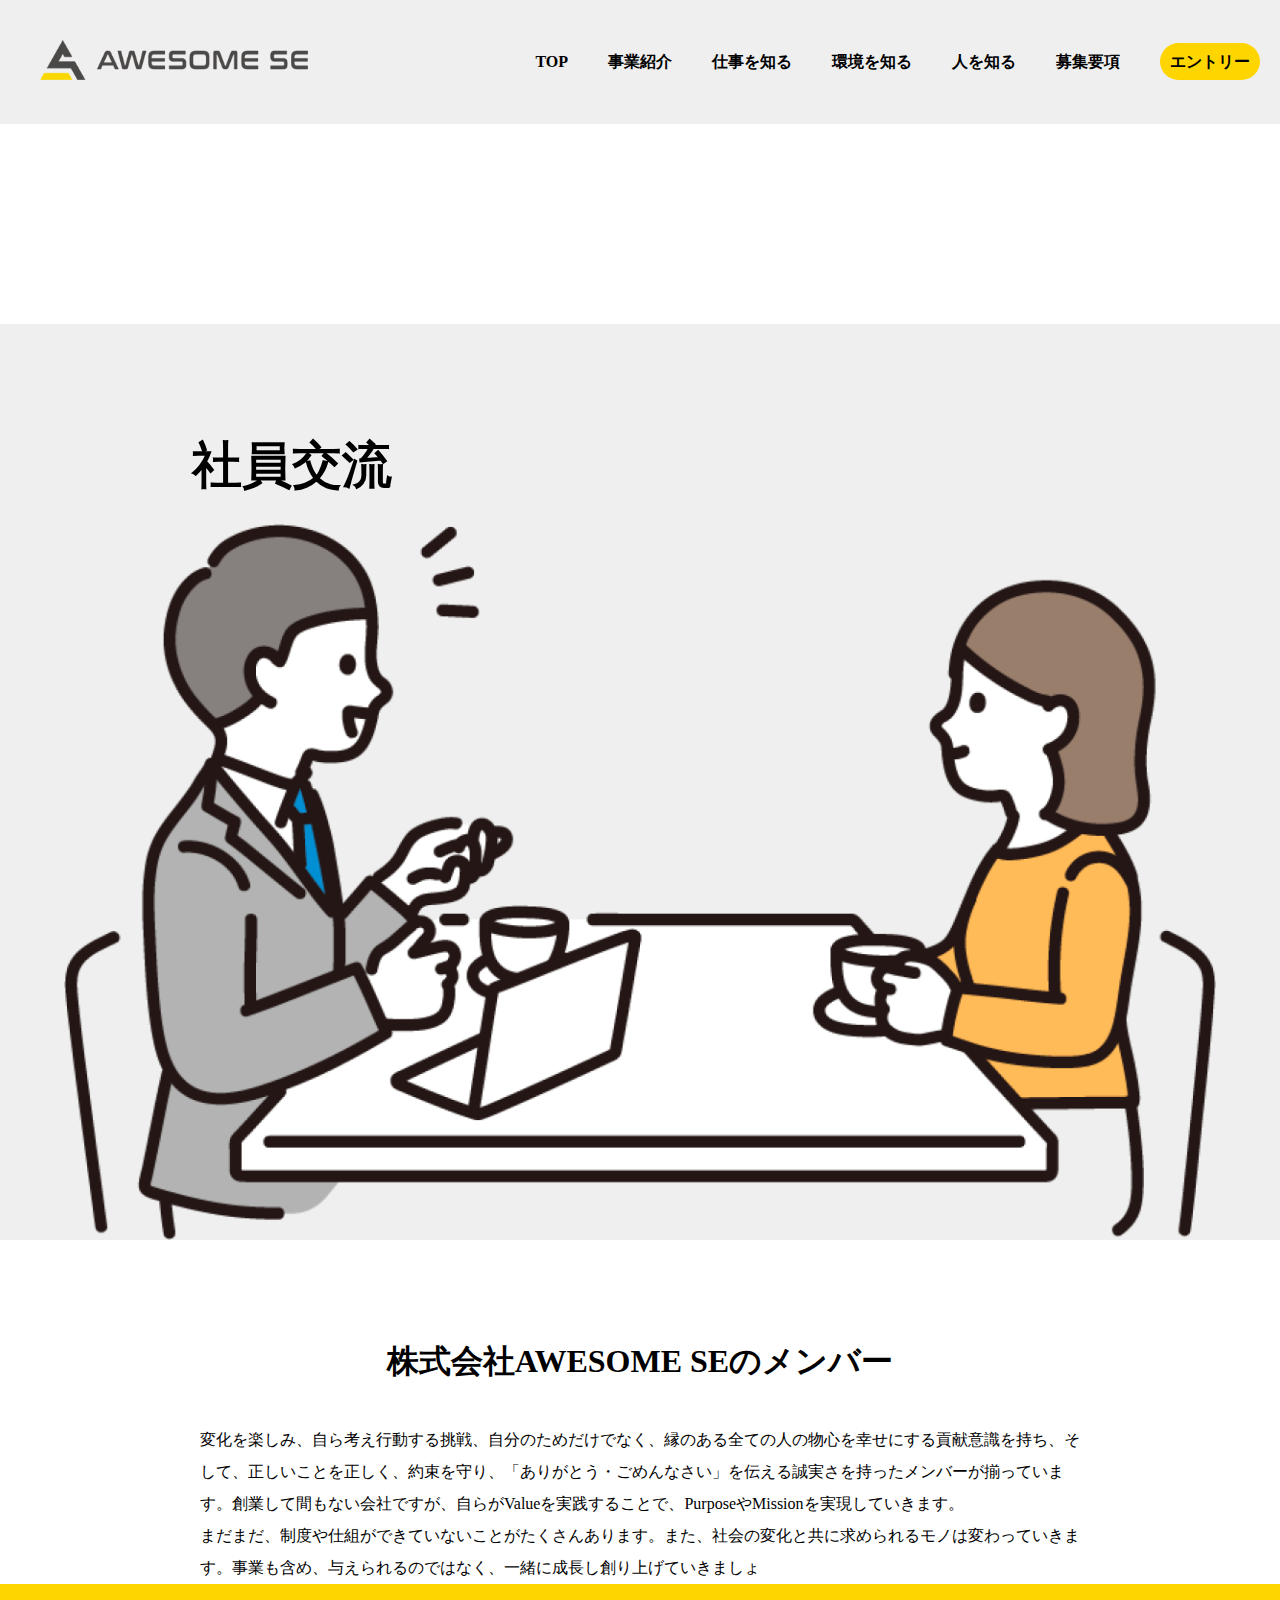
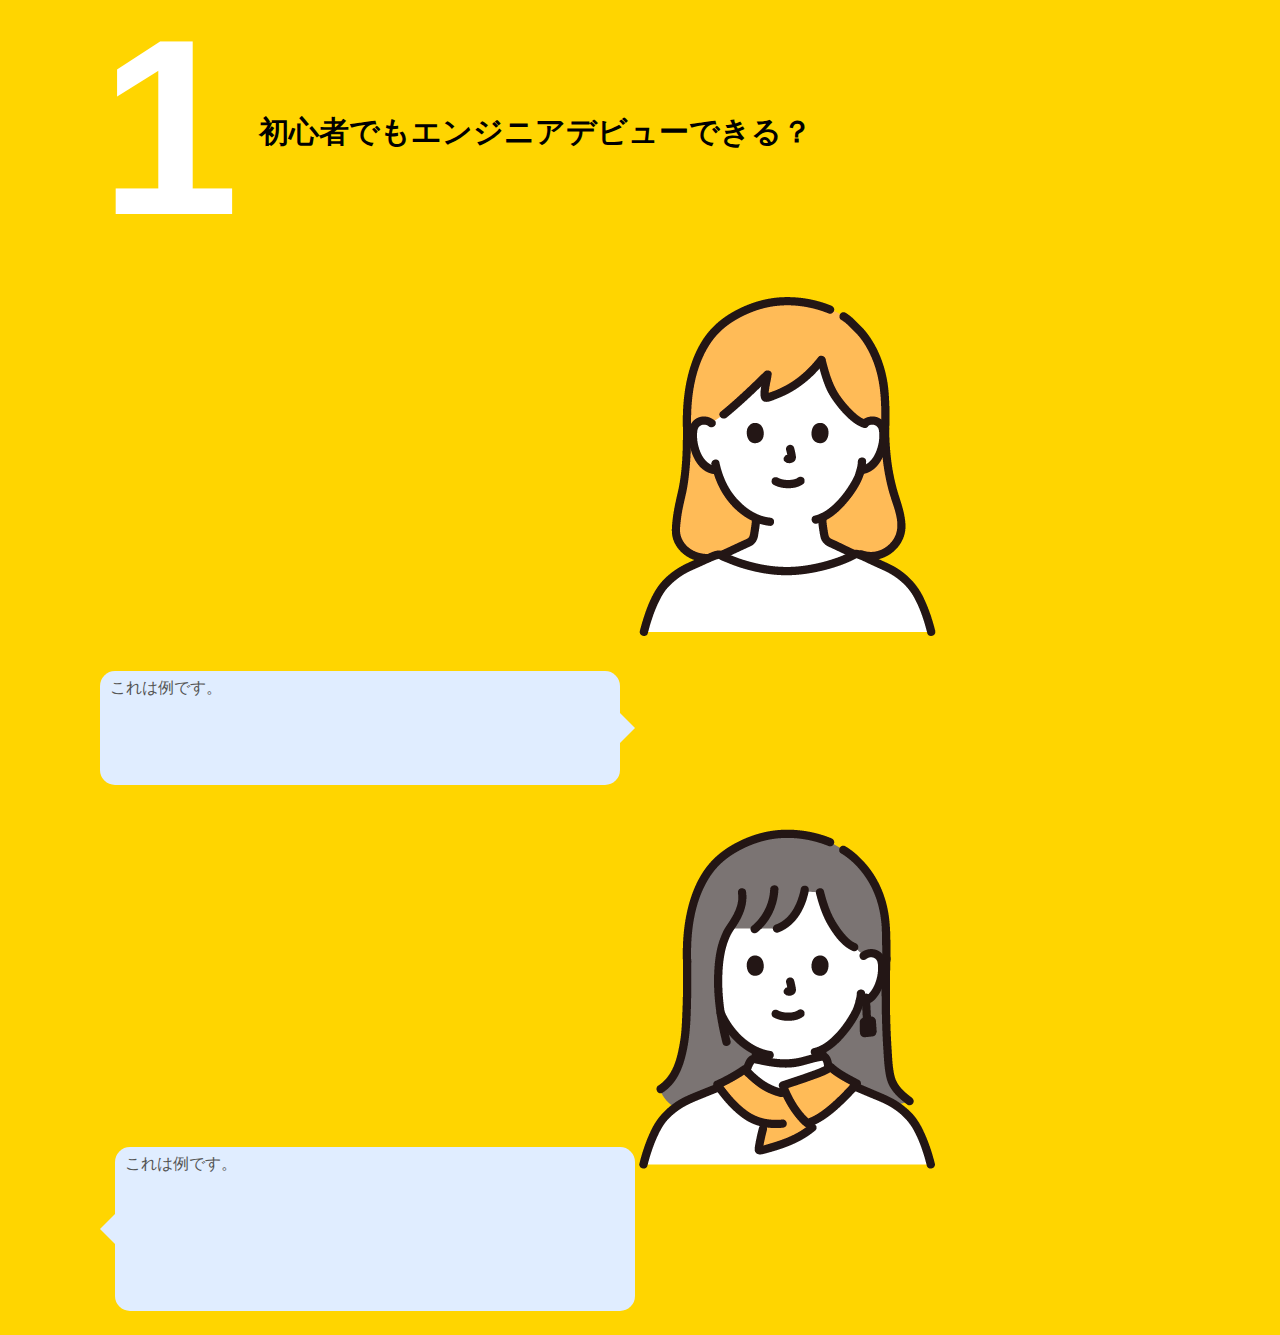
<file: Task4_WebPage/index.html>
<!DOCTYPE html>
<html lang="en">
  <head>
      <meta charset="UTF-8">
      <meta name="viewport" content="width=device-width, initial-scale=1.0">
      <link rel="stylesheet" href="./css/index.css">
      <title>Document</title>
  </head>
  <body>
    <header class="header">
      <div class="icon_image_pc">
        <img src="./image/PastedGraphic1.png" class="logo_image_pc">
      </div>
      <div class="icon_image_sp">
        <img src="./image/PastedGraphic10.png" class="logo_image_sp">
      </div>
      <div class="nav">
        <!-- ハンバーガーメニューの表示・非表示を切り替えるチェックボックス -->
        <input id="drawer_input" class="drawer_hidden" type="checkbox">
        <!-- ハンバーガーアイコン -->
        <label for="drawer_input" class="drawer_open"><span></span></label>
        <nav class="nav_listItem">
          <ul class="nav_list top_menu">
            <li class="header-listItem"><a href="#">TOP</a></li>
            <li class="header-listItem"><a href="#">事業紹介</a></li>
            <li class="header-listItem"><a href="#">仕事を知る</a></li>
            <li class="header-listItem"><a href="#">環境を知る</a></li>
            <li class="header-listItem"><a href="#">人を知る</a></li>
            <li class="header-listItem"><a href="#">募集要項</a></li>
            <li class="header-listItem"><a href="#" class="button">エントリー</a></li>
          </ul>
        </nav>
      </div>
    </header>
      
    <main class="">
      <div class="hero">
        <img src="./image/PastedGraphic3.png" class="hero-image">
        <h1 class="hero-text">社員交流</h1>
      </div>

      <div class="content">
        <h1 class="content-text">株式会社AWESOME SEのメンバー</h1>
        <p class="content-textItem">変化を楽しみ、自ら考え行動する挑戦、自分のためだけでなく、縁のある全ての人の物心を幸せにする貢献意識を持ち、そして、正しいことを正しく、約束を守り、「ありがとう・ごめんなさい」を伝える誠実さを持ったメンバーが揃っています。創業して間もない会社ですが、自らがValueを実践することで、PurposeやMissionを実現していきます。<br>まだまだ、制度や仕組ができていないことがたくさんあります。また、社会の変化と共に求められるモノは変わっていきます。事業も含め、与えられるのではなく、一緒に成長し創り上げていきましょ</p>
      </div>

      <div class="crosStalk">
        <div class="crosStalk-list">
          <h1 class="crosStalk-numberItem">1</h1>
          <h1 class="crosStalk-listItem">初心者でもエンジニアデビューできる？</h1>
        </div>
        <div class="balloon1-right">
          <p>これは例です。</p>
        </div>
        <img src="./image/PastedGraphic42.png">
        <div class="balloon1-left">
          <p>これは例です。</p>
        </div>
        <img src="./image/PastedGraphic22.png">
      </div>
    </main>
  </body>
</html>
</file>
<file: Task4_WebPage/css/index.css>
* {
  margin: 0;
}

.header {
  background-color: rgb(239, 239, 239);
  display: flex;
  justify-content: space-between;
  align-items: center;
  width: 100%;
  padding: 40px 0;
}

.icon_image_pc {
  padding-left: 40px;
}

.icon_image_sp {
  display: none !important;
}

.nav_listItem {
  font-weight: bold;
  padding-right: 20px;
}

.nav_list {
  display: flex;
  align-items: center;
}

.nav_list a {
  text-decoration: none;
  color: black;
}

.header-listItem {
  margin-left: 40px;
  list-style: none;
}

.button {
  padding: 10px 10px;
  background-color: #ffd500;
  border-radius: 100vh;
  -webkit-border-radius: 100vh;
  -moz-border-radius: 100vh;
  -ms-border-radius: 100vh;
  -o-border-radius: 100vh;
}

.hero {
  background-color: rgb(239, 239, 239);
  margin-top: 200px;
  position: relative;
  display: flex;
  justify-content: center;
}
.hero-image {
  width: 90%;
  height: auto;
  margin-top: 200px;
}

.hero-text {
  font-size: 50px;
  margin-top: 200px;
  position: absolute;
  top: -10%;
  left: 15%;
}

.content-text {
  margin-top: 100px;
  text-align: center;
}

.content-textItem {
  line-height: 2.0;
  margin: 40px 200px 0 200px;
}

/* チェックボックスの非表示 */
#drawer_input {
  display: none;
}

.crosStalk {
  background-color: #ffd500;
  padding: 0 100px;
}

.crosStalk-list {
  display: flex;
  align-items: center;
}

.crosStalk-numberItem {
  color: #ffffff;
  font-size: 250px;
  font-family: 'Snell Roundhand',sans-serif;
}

.crosStalk-listItem {
  font-size: 30px;
  margin: 10px 0px 0px 20px;
}

.balloon1-right {
  position: relative;
  display: inline-block;
  margin: 1.5em 15px 1.5em 0;
  padding: 7px 10px;
  min-width: 500px;
  max-width: 100%;
  height: 100px;
  color: #555;
  font-size: 16px;
  background: #e0edff;
  border-radius: 15px;
}

.balloon1-right:before {
  content: "";
  position: absolute;
  top: 50%;
  left: 100%;
  margin-top: -15px;
  border: 15px solid transparent;
  border-left: 15px solid #e0edff;
}

.balloon1-right p {
  margin: 0;
  padding: 0;
}

.balloon1-left {
  position: relative;
  display: inline-block;
  margin: 1.5em 0 1.5em 15px;
  padding: 7px 10px;
  min-width: 500px;
  max-width: 100%;
  height: 150px;
  color: #555;
  font-size: 16px;
  background: #e0edff;
  border-radius: 15px;
}

.balloon1-left:before {
  content: "";
  position: absolute;
  top: 50%;
  left: -30px;
  margin-top: -15px;
  border: 15px solid transparent;
  border-right: 15px solid #e0edff;
}

.balloon1-left p {
  margin: 0;
  padding: 0;
}

@media screen and (max-width: 767px) {
  .icon_image_pc {
    display: none !important;
  }

  .icon_image_sp {
    float: left;
    margin-top: 20px;
    margin-left: 40px;
    display: block !important;
  }

  .drawer_hidden {
    display: none;
  }

  /* ハンバーガーアイコンの設置スペース */
  .drawer_open {
    display: flex;
    height: 90px;
    justify-content: end;
    align-items: center;
    position: relative;
    z-index: 100;/* 重なり順を一番上にする */
    cursor: pointer;
  }

  /* ハンバーガーメニューのアイコン */
  .drawer_open span,
  .drawer_open span:before,
  .drawer_open span:after {
    content: '';
    display: block;
    height: 3px;
    width: 25px;
    border-radius: 3px;
    background: #333;
    transition: 0.5s;
    position: absolute;
    margin-right: 30px;
  }

  /* 三本線の一番上の棒の位置調整 */
  .drawer_open span:before {
    bottom: 8px;
  }

  /* 三本線の一番下の棒の位置調整 */
  .drawer_open span:after {
    top: 8px;
  }

  /* アイコンがクリックされたら真ん中の線を透明にする */
  #drawer_input:checked ~ .drawer_open span {
    background: rgba(255, 255, 255, 0);
  }

  /* アイコンがクリックされたらアイコンが×印になように上下の線を回転 */
  #drawer_input:checked ~ .drawer_open span::before {
    bottom: 0;
    transform: rotate(45deg);
  }

  #drawer_input:checked ~ .drawer_open span::after {
    top: 0;
    transform: rotate(-45deg);
  }

  /* メニューのデザイン*/
  .nav_listItem {
    width: 50%;
    height: 70%;
    position: fixed;
    top: 0;
    right: 100%;
    /*メニューを画面の外に飛ばす*/
    z-index: 99;
    background: #fff;
    transition: .5s;
    -webkit-transition: .5s;
    -moz-transition: .5s;
    -ms-transition: .5s;
    -o-transition: .5s;
    display: flex;
  }

  .nav_list{
    flex-direction: column;
  }

  /* アイコンがクリックされたらメニューを表示 */
  #drawer_input:checked ~ .nav_listItem {
    left: 0;/* メニューを画面に入れる */
  }

  .header-listItem {
    margin-top: 20px;
  }
}
</file>
